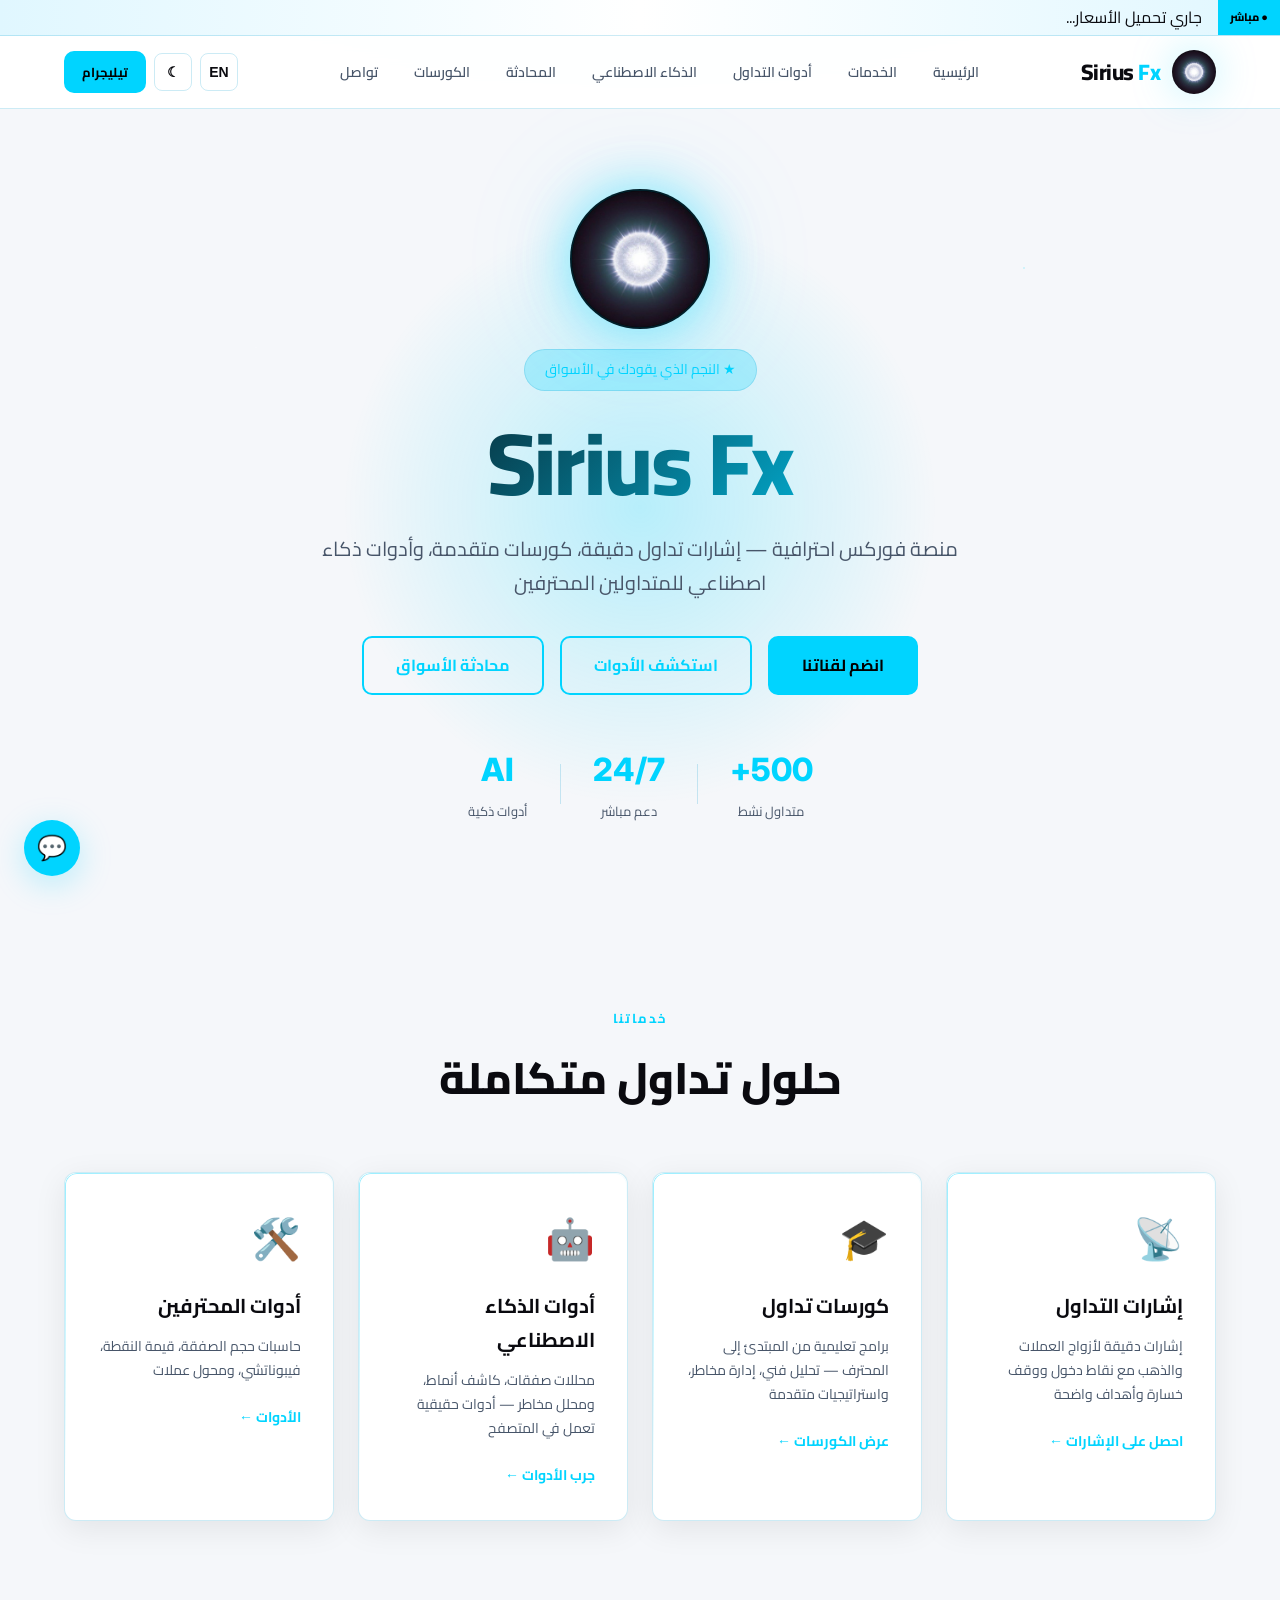
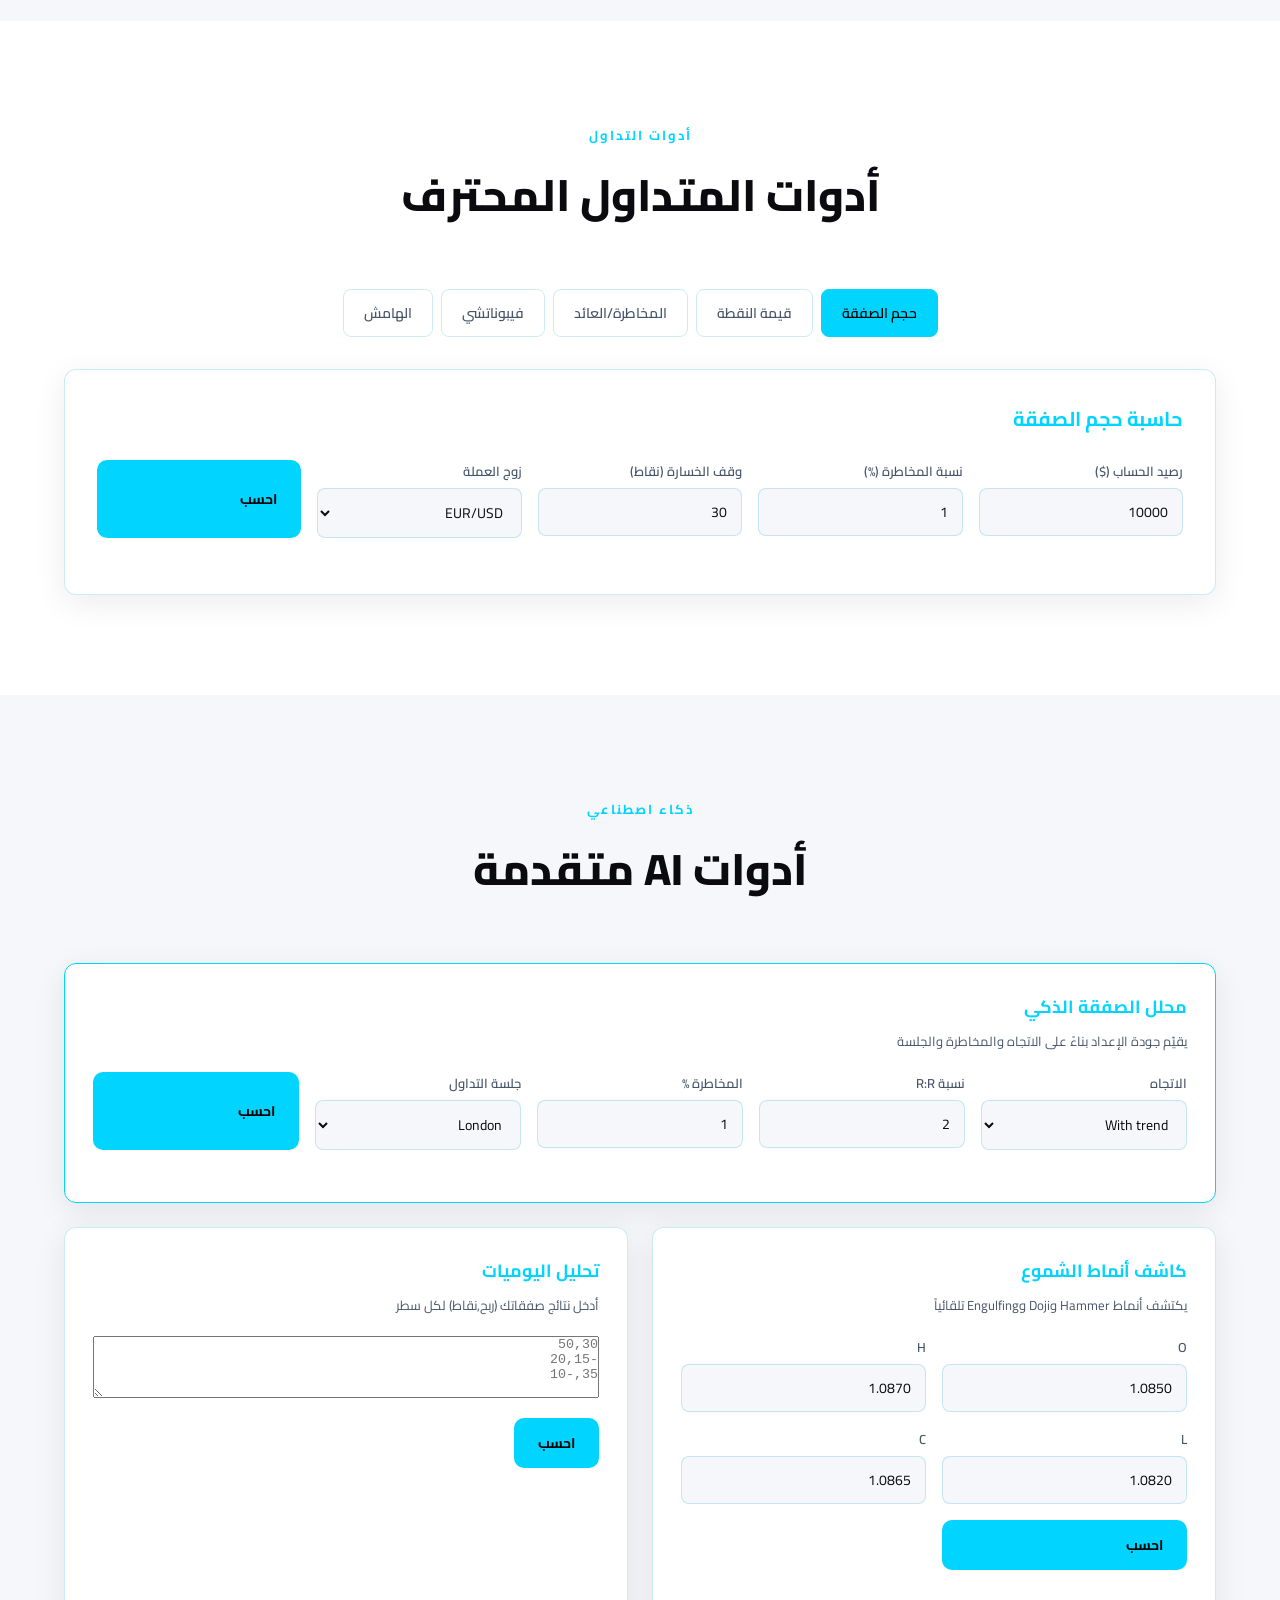
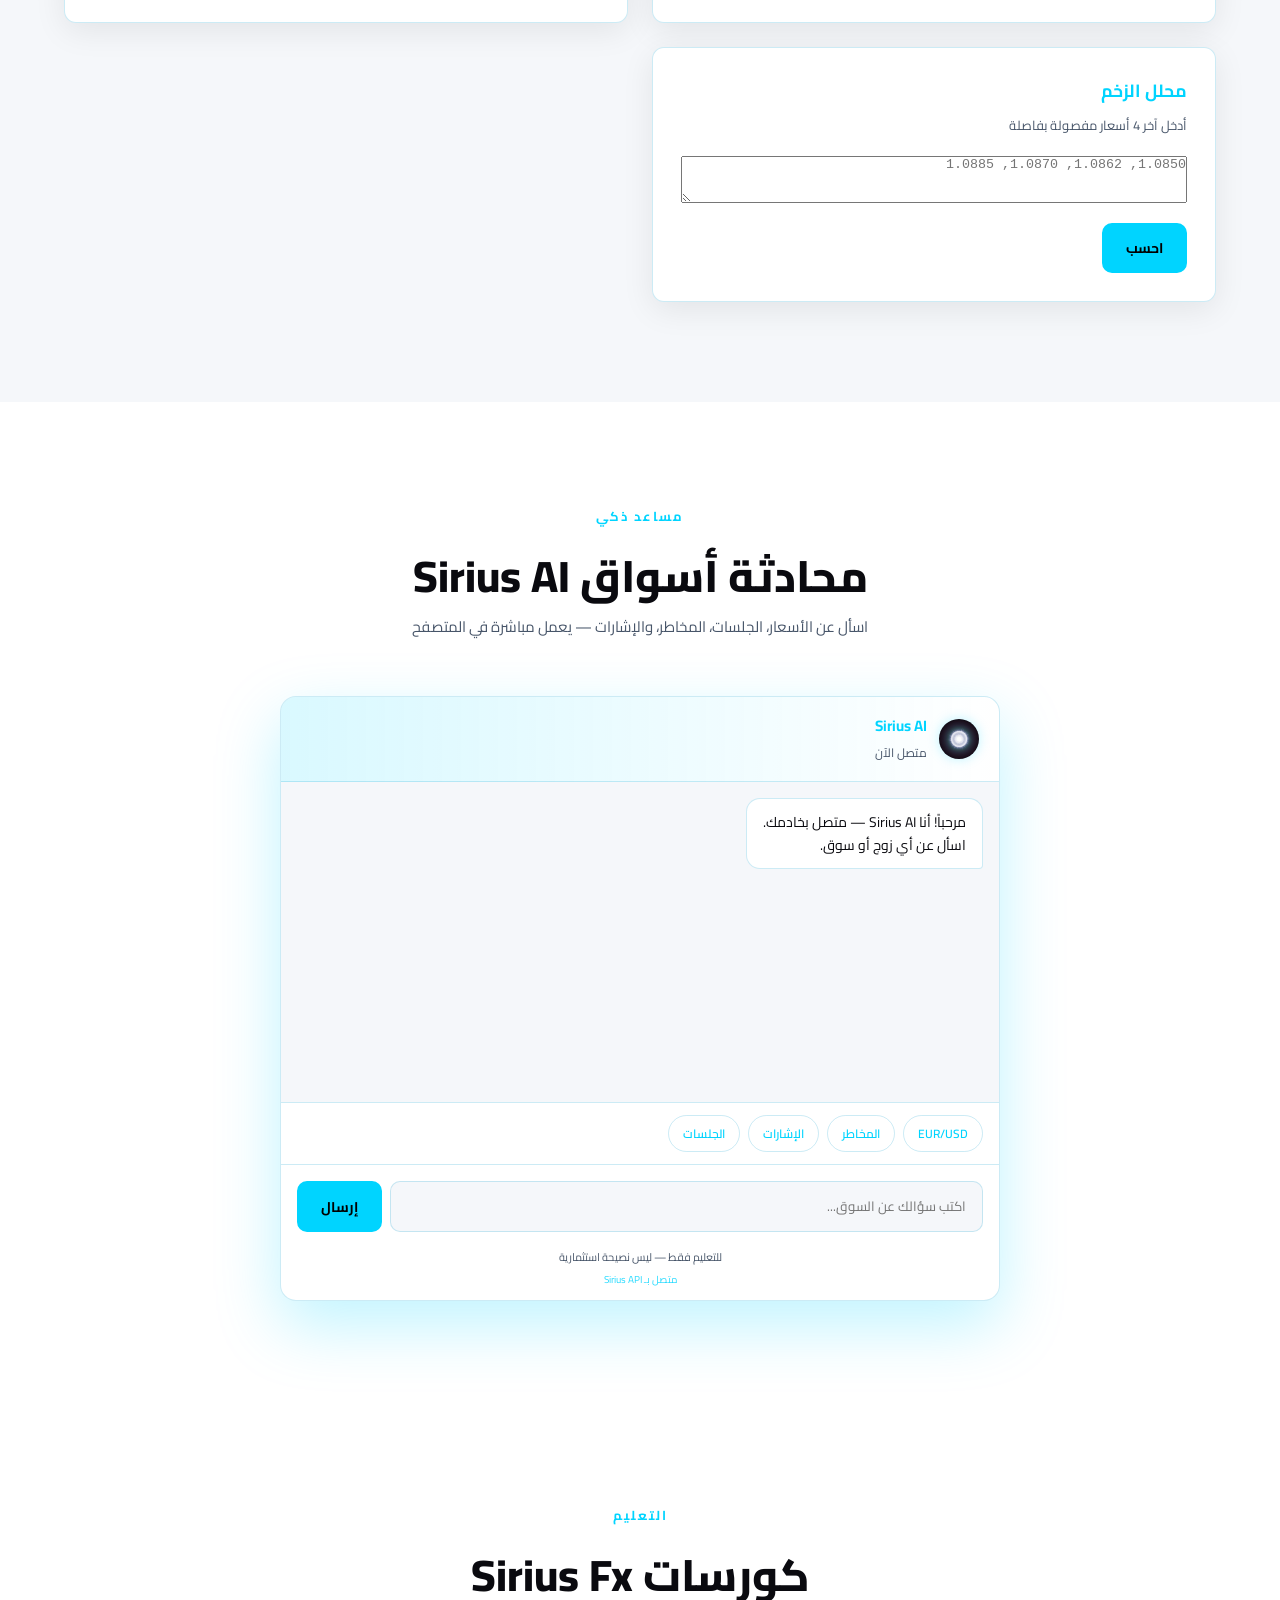
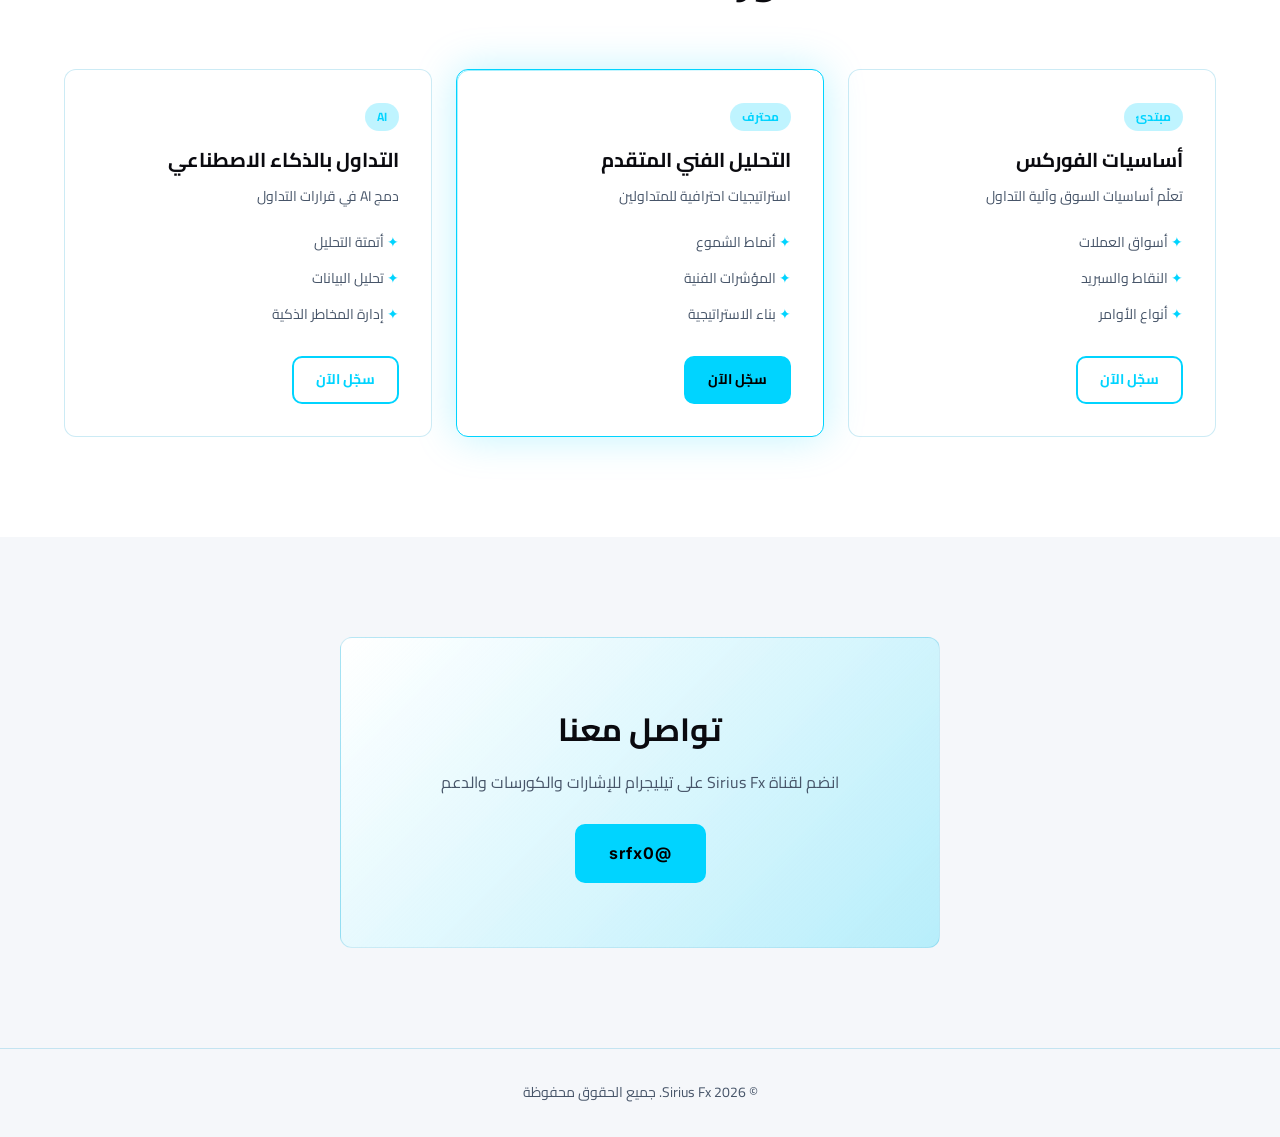
<file: index.html>
<!DOCTYPE html>
<html lang="ar" dir="rtl" data-theme="dark">
<head>
  <meta charset="UTF-8">
  <meta name="viewport" content="width=device-width, initial-scale=1.0">
  <meta name="description" content="Sirius Fx - Trading signals, courses, and AI tools">
  <title>Sirius Fx</title>
  <link rel="preconnect" href="https://fonts.googleapis.com">
  <link rel="preconnect" href="https://fonts.gstatic.com" crossorigin>
  <link href="https://fonts.googleapis.com/css2?family=Cairo:wght@400;600;700;800&family=Inter:wght@400;500;600;700;800&display=swap" rel="stylesheet">
  <link rel="icon" href="assets/logo.png" type="image/png">
  <link rel="stylesheet" href="css/main.css">
</head>
<body>
  <div class="ticker-wrap">
    <div class="ticker-label" data-i18n="ticker.live">LIVE</div>
    <div class="ticker-track" id="tickerTrack"><span data-i18n="ticker.loading">Loading...</span></div>
  </div>
  <nav class="navbar" id="navbar">
    <div class="container nav-inner">
      <a href="#home" class="logo">
        <img src="assets/logo.png" alt="Sirius Fx" class="logo-img" width="44" height="44" onerror="this.onerror=null;this.src='assets/logo.svg';">
        <span class="logo-text">Sirius <span class="accent">Fx</span></span>
      </a>
      <button class="nav-toggle" id="navToggle" aria-label="Menu"><span></span><span></span><span></span></button>
      <ul class="nav-links" id="navLinks">
        <li><a href="#home" data-i18n="nav.home">Home</a></li>
        <li><a href="#services" data-i18n="nav.services">Services</a></li>
        <li><a href="#tools" data-i18n="nav.tools">Tools</a></li>
        <li><a href="#ai" data-i18n="nav.ai">AI</a></li>
        <li><a href="#chat" data-i18n="nav.chat">Chat</a></li>
        <li><a href="#courses" data-i18n="nav.courses">Courses</a></li>
        <li><a href="#contact" data-i18n="nav.contact">Contact</a></li>
      </ul>
      <div class="nav-controls">
        <button class="ctrl-btn" id="langToggle">EN</button>
        <button class="ctrl-btn" id="themeToggle"><span class="icon-sun">☀</span><span class="icon-moon">☾</span></button>
        <a href="https://t.me/srfx0" target="_blank" rel="noopener" class="btn btn-primary btn-sm" data-i18n="nav.telegram">Telegram</a>
      </div>
    </div>
  </nav>
  <section id="home" class="hero">
    <div class="hero-bg"><div class="star-field"></div><div class="hero-glow"></div></div>
    <div class="container hero-content">
      <img src="assets/logo.png" alt="Sirius Fx" class="hero-logo" width="140" height="140" onerror="this.onerror=null;this.src='assets/logo.svg';">
      <div class="hero-badge" data-i18n="hero.badge">Badge</div>
      <h1 class="hero-title">Sirius <span class="accent">Fx</span></h1>
      <p class="hero-subtitle" data-i18n="hero.subtitle">Subtitle</p>
      <div class="hero-actions">
        <a href="https://t.me/srfx0" target="_blank" rel="noopener" class="btn btn-primary btn-lg" data-i18n="hero.cta">Join</a>
        <a href="#tools" class="btn btn-outline btn-lg" data-i18n="hero.tools">Tools</a>
        <a href="#chat" class="btn btn-outline btn-lg" data-i18n="hero.chat">AI Chat</a>
      </div>
      <div class="hero-stats">
        <div class="stat"><span class="stat-num">500+</span><span class="stat-label" data-i18n="hero.stat1">Traders</span></div>
        <div class="stat-divider"></div>
        <div class="stat"><span class="stat-num">24/7</span><span class="stat-label" data-i18n="hero.stat2">Support</span></div>
        <div class="stat-divider"></div>
        <div class="stat"><span class="stat-num">AI</span><span class="stat-label" data-i18n="hero.stat3">Tools</span></div>
      </div>
    </div>
  </section>

  <section id="services" class="section">
    <div class="container">
      <div class="section-header">
        <span class="section-tag" data-i18n="services.tag">Services</span>
        <h2 class="section-title" data-i18n="services.title">Solutions</h2>
      </div>
      <div class="cards-grid">
        <article class="card">
          <div class="card-icon">📡</div>
          <h3 data-i18n="services.signals.title">Signals</h3>
          <p data-i18n="services.signals.desc">Desc</p>
          <a href="https://t.me/srfx0" target="_blank" class="card-link" data-i18n="services.signals.link">Link</a>
        </article>
        <article class="card">
          <div class="card-icon">🎓</div>
          <h3 data-i18n="services.courses.title">Courses</h3>
          <p data-i18n="services.courses.desc">Desc</p>
          <a href="#courses" class="card-link" data-i18n="services.courses.link">Link</a>
        </article>
        <article class="card">
          <div class="card-icon">🤖</div>
          <h3 data-i18n="services.ai.title">AI</h3>
          <p data-i18n="services.ai.desc">Desc</p>
          <a href="#ai" class="card-link" data-i18n="services.ai.link">Link</a>
        </article>
        <article class="card">
          <div class="card-icon">🛠️</div>
          <h3 data-i18n="services.tools.title">Tools</h3>
          <p data-i18n="services.tools.desc">Desc</p>
          <a href="#tools" class="card-link" data-i18n="services.tools.link">Link</a>
        </article>
      </div>
    </div>
  </section>

  <section id="tools" class="section section-alt">
    <div class="container">
      <div class="section-header">
        <span class="section-tag" data-i18n="tools.tag">Tools</span>
        <h2 class="section-title" data-i18n="tools.title">Pro Tools</h2>
      </div>
      <div class="tools-tabs">
        <button class="tab active" data-tab="position" data-i18n="tools.position">Position</button>
        <button class="tab" data-tab="pip" data-i18n="tools.pip">Pip</button>
        <button class="tab" data-tab="rr" data-i18n="tools.rr">R:R</button>
        <button class="tab" data-tab="fib" data-i18n="tools.fib">Fib</button>
        <button class="tab" data-tab="margin" data-i18n="tools.margin">Margin</button>
      </div>
      <div id="toolPanels"></div>
    </div>
  </section>

  <section id="ai" class="section">
    <div class="container">
      <div class="section-header">
        <span class="section-tag" data-i18n="ai.tag">AI</span>
        <h2 class="section-title" data-i18n="ai.title">AI Tools</h2>
      </div>
      <div class="ai-grid">
        <div class="ai-card">
          <h3 data-i18n="ai.setup.title">Setup Analyzer</h3>
          <p data-i18n="ai.setup.desc">Score setups</p>
          <form id="form-setup" class="tool-form">
            <label><span data-i18n="ai.trend">Trend</span>
              <select id="setup-trend"><option value="with">With trend</option><option value="against">Against</option><option value="range">Range</option></select>
            </label>
            <label><span data-i18n="ai.rr">R:R</span><input type="number" id="setup-rr" value="2" step="0.1"></label>
            <label><span data-i18n="ai.risk">Risk %</span><input type="number" id="setup-risk" value="1" step="0.1"></label>
            <label><span data-i18n="ai.session">Session</span>
              <select id="setup-session"><option value="london">London</option><option value="ny">New York</option><option value="asia">Asia</option><option value="overlap">Overlap</option></select>
            </label>
            <button type="submit" class="btn btn-primary" data-i18n="tools.calc">Analyze</button>
          </form>
          <div class="ai-result" id="result-setup"></div>
        </div>
        <div class="ai-card">
          <h3 data-i18n="ai.pattern.title">Pattern Detector</h3>
          <p data-i18n="ai.pattern.desc">Candlestick patterns</p>
          <form id="form-pattern" class="tool-form">
            <label>O<input type="number" id="pat-o" value="1.0850" step="0.00001"></label>
            <label>H<input type="number" id="pat-h" value="1.0870" step="0.00001"></label>
            <label>L<input type="number" id="pat-l" value="1.0820" step="0.00001"></label>
            <label>C<input type="number" id="pat-c" value="1.0865" step="0.00001"></label>
            <button type="submit" class="btn btn-primary" data-i18n="tools.calc">Detect</button>
          </form>
          <div class="ai-result" id="result-pattern"></div>
        </div>
        <div class="ai-card">
          <h3 data-i18n="ai.journal.title">Journal Analytics</h3>
          <p data-i18n="ai.journal.desc">Trade analysis</p>
          <textarea id="journal-input" rows="4" placeholder="50,30&#10;-20,15&#10;35,-10"></textarea>
          <button type="button" id="btn-journal" class="btn btn-primary" data-i18n="tools.calc">Analyze</button>
          <div class="ai-result" id="result-journal"></div>
        </div>
        <div class="ai-card">
          <h3 data-i18n="ai.momentum.title">Momentum AI</h3>
          <p data-i18n="ai.momentum.desc">Price sentiment</p>
          <textarea id="momentum-input" rows="3" placeholder="1.0850, 1.0862, 1.0870, 1.0885"></textarea>
          <button type="button" id="btn-momentum" class="btn btn-primary" data-i18n="tools.calc">Analyze</button>
          <div class="ai-result" id="result-momentum"></div>
        </div>
      </div>
    </div>
  </section>

  <section id="chat" class="section section-alt">
    <div class="container">
      <div class="section-header">
        <span class="section-tag" data-i18n="chat.tag">AI Assistant</span>
        <h2 class="section-title" data-i18n="chat.title">Market Chat</h2>
        <p class="section-desc" data-i18n="chat.desc">Ask about prices, sessions, risk, and signals</p>
      </div>
      <div class="chat-layout">
        <div class="chat-window">
          <div class="chat-header">
            <img src="assets/logo.png" alt="" width="40" height="40" class="chat-header-logo" onerror="this.src='assets/logo.svg'">
            <div>
              <strong data-i18n="chat.assistant">Sirius AI</strong>
              <span data-i18n="chat.online">Online</span>
            </div>
          </div>
          <div class="chat-messages" id="chatMessages"></div>
          <div class="chat-quick-row">
            <button type="button" class="chat-quick" data-q="سعر EUR/USD" data-i18n="chat.q1">EUR/USD</button>
            <button type="button" class="chat-quick" data-q="إدارة المخاطر" data-i18n="chat.q2">Risk</button>
            <button type="button" class="chat-quick" data-q="إشارات التداول" data-i18n="chat.q3">Signals</button>
            <button type="button" class="chat-quick" data-q="أفضل جلسة تداول" data-i18n="chat.q4">Sessions</button>
          </div>
          <form class="chat-form" id="chatForm">
            <input type="text" id="chatInput" autocomplete="off" data-i18n-placeholder="chat.placeholder" placeholder="">
            <button type="submit" class="btn btn-primary" data-i18n="chat.send">Send</button>
          </form>
          <p class="chat-disclaimer" data-i18n="chat.disclaimer">Educational only</p>
          <p class="chat-api-badge" data-i18n="chat.api">Sirius API</p>
        </div>
      </div>
    </div>
  </section>

  <section id="courses" class="section section-alt">
    <div class="container">
      <div class="section-header">
        <span class="section-tag" data-i18n="courses.tag">Courses</span>
        <h2 class="section-title" data-i18n="courses.title">Learn</h2>
      </div>
      <div class="courses-grid">
        <div class="course-card">
          <span class="course-level" data-i18n="courses.basic.level">Basic</span>
          <h3 data-i18n="courses.basic.title">Forex Basics</h3>
          <p data-i18n="courses.basic.desc">Foundation</p>
          <ul><li data-i18n="courses.basic.i1">Markets</li><li data-i18n="courses.basic.i2">Pips</li><li data-i18n="courses.basic.i3">Orders</li></ul>
          <a href="https://t.me/srfx0" target="_blank" class="btn btn-outline" data-i18n="courses.enroll">Enroll</a>
        </div>
        <div class="course-card featured">
          <span class="course-level" data-i18n="courses.pro.level">Pro</span>
          <h3 data-i18n="courses.pro.title">Technical Analysis</h3>
          <p data-i18n="courses.pro.desc">Advanced</p>
          <ul><li data-i18n="courses.pro.i1">Patterns</li><li data-i18n="courses.pro.i2">Indicators</li><li data-i18n="courses.pro.i3">Strategy</li></ul>
          <a href="https://t.me/srfx0" target="_blank" class="btn btn-primary" data-i18n="courses.enroll">Enroll</a>
        </div>
        <div class="course-card">
          <span class="course-level" data-i18n="courses.ai.level">AI</span>
          <h3 data-i18n="courses.ai.title">AI Trading</h3>
          <p data-i18n="courses.ai.desc">Smart trading</p>
          <ul><li data-i18n="courses.ai.i1">Automation</li><li data-i18n="courses.ai.i2">Analysis</li><li data-i18n="courses.ai.i3">Risk</li></ul>
          <a href="https://t.me/srfx0" target="_blank" class="btn btn-outline" data-i18n="courses.enroll">Enroll</a>
        </div>
      </div>
    </div>
  </section>

  <section id="contact" class="section">
    <div class="container">
      <div class="contact-box">
        <h2 data-i18n="contact.title">Contact</h2>
        <p data-i18n="contact.desc">Join Telegram</p>
        <a href="https://t.me/srfx0" target="_blank" rel="noopener" class="btn btn-primary btn-lg telegram-btn">@srfx0</a>
      </div>
    </div>
  </section>

  <button type="button" class="chat-fab" id="chatFab" aria-label="Chat">💬</button>

  <footer class="footer">
    <div class="container">
      <p>&copy; 2026 Sirius Fx. <span data-i18n="footer.rights">All rights reserved</span></p>
    </div>
  </footer>

  <script src="js/config.js"></script>
  <script src="js/i18n.js"></script>
  <script src="js/theme.js"></script>
  <script src="js/ticker.js"></script>
  <script src="js/trading-tools.js"></script>
  <script src="js/ai-tools.js"></script>
  <script src="js/market-chat.js"></script>
  <script src="js/app.js"></script>
</body>
</html>
</file>
<file: css/main.css>
:root {
  --sky: #00d4ff;
  --sky-dim: #0099cc;
  --sky-glow: rgba(0, 212, 255, 0.25);
  --black: #000000;
  --white: #ffffff;
  --gray-100: #f5f7fa;
  --gray-200: #e2e8f0;
  --gray-400: #94a3b8;
  --gray-600: #475569;
  --gray-800: #1e293b;
  --gray-900: #0a0a0f;
  --card-bg: rgba(255, 255, 255, 0.03);
  --border: rgba(0, 212, 255, 0.15);
  --text: var(--white);
  --text-muted: #94a3b8;
  --bg: var(--black);
  --bg-alt: #050508;
  --nav-bg: rgba(0, 0, 0, 0.85);
  --shadow: 0 8px 32px rgba(0, 212, 255, 0.08);
  --font-ar: 'Cairo', sans-serif;
  --font-en: 'Inter', sans-serif;
  --radius: 12px;
  --transition: 0.3s ease;
}

[data-theme="light"] {
  --bg: var(--gray-100);
  --bg-alt: var(--white);
  --text: var(--gray-900);
  --text-muted: var(--gray-600);
  --card-bg: var(--white);
  --border: rgba(0, 153, 204, 0.2);
  --nav-bg: rgba(255, 255, 255, 0.92);
  --shadow: 0 8px 32px rgba(0, 0, 0, 0.08);
}

*, *::before, *::after { box-sizing: border-box; margin: 0; padding: 0; }
html { scroll-behavior: smooth; }
body {
  font-family: var(--font-ar);
  background: var(--bg);
  color: var(--text);
  line-height: 1.7;
  overflow-x: hidden;
  transition: background var(--transition), color var(--transition);
}
[lang="en"] body, [lang="en"] { font-family: var(--font-en); }
.container { max-width: 1200px; margin: 0 auto; padding: 0 24px; }
.accent { color: var(--sky); }

/* Ticker */
.ticker-wrap {
  background: linear-gradient(90deg, var(--black), #001a24, var(--black));
  border-bottom: 1px solid var(--border);
  display: flex;
  align-items: center;
  height: 36px;
  overflow: hidden;
  position: sticky;
  top: 0;
  z-index: 1001;
}
[data-theme="light"] .ticker-wrap { background: linear-gradient(90deg, #e0f7ff, #fff, #e0f7ff); }
.ticker-label {
  background: var(--sky);
  color: var(--black);
  font-size: 11px;
  font-weight: 800;
  padding: 0 12px;
  height: 100%;
  display: flex;
  align-items: center;
  white-space: nowrap;
  flex-shrink: 0;
}
.ticker-track {
  display: flex;
  gap: 32px;
  animation: ticker 40s linear infinite;
  white-space: nowrap;
  padding: 0 16px;
}
.ticker-track:hover { animation-play-state: paused; }
.ticker-item { font-size: 13px; font-weight: 600; font-family: var(--font-en); }
.ticker-item .up { color: #22c55e; }
.ticker-item .down { color: #ef4444; }
.ticker-item .pair { color: var(--sky); margin-inline-end: 8px; }
@keyframes ticker { 0% { transform: translateX(0); } 100% { transform: translateX(-50%); } }

/* Nav */
.navbar {
  position: sticky;
  top: 36px;
  z-index: 1000;
  background: var(--nav-bg);
  backdrop-filter: blur(16px);
  border-bottom: 1px solid var(--border);
  transition: background var(--transition);
}
.nav-inner { display: flex; align-items: center; justify-content: space-between; height: 72px; gap: 16px; }
.logo { display: flex; align-items: center; gap: 10px; text-decoration: none; color: var(--text); }
.logo-text { font-size: 1.4rem; font-weight: 800; letter-spacing: -0.5px; }
.nav-links { display: flex; list-style: none; gap: 8px; }
.nav-links a {
  color: var(--text-muted);
  text-decoration: none;
  padding: 8px 14px;
  border-radius: 8px;
  font-size: 14px;
  font-weight: 600;
  transition: all var(--transition);
}
.nav-links a:hover { color: var(--sky); background: var(--sky-glow); }
.nav-controls { display: flex; align-items: center; gap: 8px; }
.ctrl-btn {
  background: transparent;
  border: 1px solid var(--border);
  color: var(--text);
  width: 38px;
  height: 38px;
  border-radius: 8px;
  cursor: pointer;
  font-size: 14px;
  font-weight: 700;
  display: flex;
  align-items: center;
  justify-content: center;
  transition: all var(--transition);
}
.ctrl-btn:hover { border-color: var(--sky); color: var(--sky); }
[data-theme="dark"] .icon-moon, [data-theme="light"] .icon-sun { display: none; }
.nav-toggle { display: none; flex-direction: column; gap: 5px; background: none; border: none; cursor: pointer; padding: 8px; }
.nav-toggle span { width: 24px; height: 2px; background: var(--text); transition: var(--transition); }

/* Buttons */
.btn {
  display: inline-flex;
  align-items: center;
  gap: 8px;
  padding: 10px 22px;
  border-radius: 10px;
  font-weight: 700;
  font-size: 14px;
  text-decoration: none;
  border: 2px solid transparent;
  cursor: pointer;
  transition: all var(--transition);
  font-family: inherit;
}
.btn-primary { background: var(--sky); color: var(--black); border-color: var(--sky); }
.btn-primary:hover { background: var(--sky-dim); border-color: var(--sky-dim); transform: translateY(-2px); box-shadow: 0 8px 24px var(--sky-glow); }
.btn-outline { background: transparent; color: var(--sky); border-color: var(--sky); }
.btn-outline:hover { background: var(--sky-glow); }
.btn-lg { padding: 14px 32px; font-size: 16px; }
.btn-sm { padding: 8px 16px; font-size: 13px; }

/* Hero */
.hero {
  min-height: calc(100vh - 108px);
  display: flex;
  align-items: center;
  position: relative;
  overflow: hidden;
}
.hero-bg { position: absolute; inset: 0; z-index: 0; }
.star-field {
  position: absolute;
  inset: 0;
  background:
    radial-gradient(1px 1px at 20% 30%, rgba(255,255,255,0.4), transparent),
    radial-gradient(1px 1px at 60% 70%, rgba(255,255,255,0.3), transparent),
    radial-gradient(1px 1px at 80% 20%, rgba(0,212,255,0.5), transparent),
    radial-gradient(1px 1px at 40% 80%, rgba(255,255,255,0.2), transparent);
}
.hero-glow {
  position: absolute;
  top: 50%;
  left: 50%;
  transform: translate(-50%, -50%);
  width: 600px;
  height: 600px;
  background: radial-gradient(circle, var(--sky-glow) 0%, transparent 70%);
  animation: pulse 4s ease-in-out infinite;
}
@keyframes pulse { 0%, 100% { opacity: 0.6; transform: translate(-50%, -50%) scale(1); } 50% { opacity: 1; transform: translate(-50%, -50%) scale(1.1); } }
.hero-content { position: relative; z-index: 1; text-align: center; padding: 80px 0; }
.hero-badge {
  display: inline-block;
  padding: 8px 20px;
  border: 1px solid var(--border);
  border-radius: 50px;
  font-size: 14px;
  color: var(--sky);
  margin-bottom: 24px;
  background: var(--sky-glow);
}
.hero-title { font-size: clamp(3rem, 8vw, 5.5rem); font-weight: 800; line-height: 1.1; margin-bottom: 20px; letter-spacing: -2px; }
.hero-subtitle { font-size: clamp(1rem, 2.5vw, 1.25rem); color: var(--text-muted); max-width: 680px; margin: 0 auto 36px; }
.hero-actions { display: flex; gap: 16px; justify-content: center; flex-wrap: wrap; margin-bottom: 48px; }
.hero-stats { display: flex; justify-content: center; align-items: center; gap: 32px; flex-wrap: wrap; }
.stat { text-align: center; }
.stat-num { display: block; font-size: 2rem; font-weight: 800; color: var(--sky); font-family: var(--font-en); }
.stat-label { font-size: 13px; color: var(--text-muted); }
.stat-divider { width: 1px; height: 40px; background: var(--border); }

/* Sections */
.section { padding: 100px 0; }
.section-alt { background: var(--bg-alt); }
.section-header { text-align: center; margin-bottom: 56px; }
.section-tag { display: inline-block; color: var(--sky); font-size: 13px; font-weight: 700; text-transform: uppercase; letter-spacing: 2px; margin-bottom: 12px; }
.section-title { font-size: clamp(2rem, 4vw, 2.75rem); font-weight: 800; }

/* Cards */
.cards-grid { display: grid; grid-template-columns: repeat(auto-fit, minmax(260px, 1fr)); gap: 24px; }
.card {
  background: var(--card-bg);
  border: 1px solid var(--border);
  border-radius: var(--radius);
  padding: 32px;
  transition: all var(--transition);
  box-shadow: var(--shadow);
}
.card:hover { border-color: var(--sky); transform: translateY(-4px); box-shadow: 0 16px 48px var(--sky-glow); }
.card-icon { font-size: 2.5rem; margin-bottom: 16px; }
.card h3 { font-size: 1.25rem; margin-bottom: 12px; font-weight: 700; }
.card p { color: var(--text-muted); font-size: 14px; margin-bottom: 20px; }
.card-link { color: var(--sky); text-decoration: none; font-weight: 700; font-size: 14px; }
.card-link:hover { text-decoration: underline; }

/* Tools */
.tools-tabs { display: flex; flex-wrap: wrap; gap: 8px; margin-bottom: 32px; justify-content: center; }
.tab {
  padding: 10px 20px;
  border: 1px solid var(--border);
  background: transparent;
  color: var(--text-muted);
  border-radius: 8px;
  cursor: pointer;
  font-family: inherit;
  font-weight: 600;
  font-size: 14px;
  transition: all var(--transition);
}
.tab.active, .tab:hover { background: var(--sky); color: var(--black); border-color: var(--sky); }
.tool-panel { display: none; background: var(--card-bg); border: 1px solid var(--border); border-radius: var(--radius); padding: 32px; box-shadow: var(--shadow); }
.tool-panel.active { display: block; }
.tool-panel h3 { margin-bottom: 24px; font-size: 1.25rem; color: var(--sky); }
.tool-form { display: grid; grid-template-columns: repeat(auto-fit, minmax(180px, 1fr)); gap: 16px; margin-bottom: 24px; }
.tool-form label { display: flex; flex-direction: column; gap: 6px; font-size: 13px; font-weight: 600; color: var(--text-muted); }
.tool-form input, .tool-form select, .tool-form textarea {
  padding: 10px 14px;
  border: 1px solid var(--border);
  border-radius: 8px;
  background: var(--bg);
  color: var(--text);
  font-family: inherit;
  font-size: 14px;
}
.tool-form input:focus, .tool-form select:focus, .tool-form textarea:focus { outline: none; border-color: var(--sky); box-shadow: 0 0 0 3px var(--sky-glow); }
.tool-result, .ai-result {
  background: var(--bg);
  border: 1px solid var(--border);
  border-radius: 8px;
  padding: 20px;
  font-family: var(--font-en);
  font-size: 14px;
  line-height: 1.8;
  min-height: 60px;
}
.tool-result:empty, .ai-result:empty { display: none; }
.result-highlight { color: var(--sky); font-weight: 800; font-size: 1.5rem; }
.result-good { color: #22c55e; }
.result-warn { color: #f59e0b; }
.result-bad { color: #ef4444; }

/* AI Grid */
.ai-grid { display: grid; grid-template-columns: repeat(auto-fit, minmax(300px, 1fr)); gap: 24px; }
.ai-card {
  background: var(--card-bg);
  border: 1px solid var(--border);
  border-radius: var(--radius);
  padding: 28px;
  box-shadow: var(--shadow);
}
.ai-card h3 { color: var(--sky); margin-bottom: 8px; font-size: 1.1rem; }
.ai-card p { color: var(--text-muted); font-size: 13px; margin-bottom: 20px; }
.ai-card textarea { width: 100%; margin-bottom: 12px; resize: vertical; }

/* Courses */
.courses-grid { display: grid; grid-template-columns: repeat(auto-fit, minmax(280px, 1fr)); gap: 24px; }
.course-card {
  background: var(--card-bg);
  border: 1px solid var(--border);
  border-radius: var(--radius);
  padding: 32px;
  transition: all var(--transition);
}
.course-card.featured { border-color: var(--sky); box-shadow: 0 0 40px var(--sky-glow); }
.course-card:hover { transform: translateY(-4px); }
.course-level { display: inline-block; background: var(--sky-glow); color: var(--sky); padding: 4px 12px; border-radius: 50px; font-size: 12px; font-weight: 700; margin-bottom: 12px; }
.course-card h3 { font-size: 1.25rem; margin-bottom: 8px; }
.course-card p { color: var(--text-muted); font-size: 14px; margin-bottom: 16px; }
.course-card ul { list-style: none; margin-bottom: 24px; }
.course-card li { padding: 6px 0; font-size: 14px; color: var(--text-muted); }
.course-card li::before { content: "✦ "; color: var(--sky); }

/* Contact */
.contact-box {
  text-align: center;
  background: linear-gradient(135deg, var(--card-bg), var(--sky-glow));
  border: 1px solid var(--border);
  border-radius: var(--radius);
  padding: 64px 32px;
  max-width: 600px;
  margin: 0 auto;
}
.contact-box h2 { font-size: 2rem; margin-bottom: 12px; }
.contact-box p { color: var(--text-muted); margin-bottom: 28px; }
.telegram-btn { font-family: var(--font-en); letter-spacing: 1px; }

/* Footer */
.footer { border-top: 1px solid var(--border); padding: 32px 0; text-align: center; color: var(--text-muted); font-size: 14px; }

/* Responsive */
@media (max-width: 768px) {
  .nav-toggle { display: flex; }
  .nav-links {
    position: fixed;
    top: 108px;
    inset-inline: 0;
    background: var(--nav-bg);
    flex-direction: column;
    padding: 24px;
    border-bottom: 1px solid var(--border);
    transform: translateY(-120%);
    opacity: 0;
    pointer-events: none;
    transition: all var(--transition);
  }
  .nav-links.open { transform: translateY(0); opacity: 1; pointer-events: all; }
  .nav-controls .btn-sm { display: none; }
  .hero-stats { gap: 16px; }
  .stat-divider { display: none; }
}

/* === Premium enhancements === */
body::before {
  content: '';
  position: fixed;
  inset: 0;
  background: radial-gradient(ellipse 80% 50% at 50% -20%, var(--sky-glow), transparent 60%);
  pointer-events: none;
  z-index: 0;
}
body > * { position: relative; z-index: 1; }

.logo-img, .hero-logo {
  filter: drop-shadow(0 0 20px var(--sky-glow));
  object-fit: cover;
  border-radius: 50%;
  background: #000;
}
.logo { gap: 12px; }
.hero-logo {
  display: block;
  margin: 0 auto 20px;
  width: 140px;
  height: 140px;
  border: 2px solid var(--border);
  box-shadow: 0 0 60px var(--sky-glow), 0 0 120px rgba(0, 212, 255, 0.15);
  animation: logoFloat 5s ease-in-out infinite;
}
.logo-img { width: 44px; height: 44px; }
@keyframes logoFloat {
  0%, 100% { transform: translateY(0); }
  50% { transform: translateY(-8px); }
}

.hero-title {
  background: linear-gradient(135deg, var(--text) 0%, var(--sky) 100%);
  -webkit-background-clip: text;
  -webkit-text-fill-color: transparent;
  background-clip: text;
}

.card, .ai-card, .course-card, .chat-window {
  backdrop-filter: blur(12px);
}
.card::before, .course-card.featured::before {
  content: '';
  position: absolute;
  inset: 0;
  border-radius: inherit;
  padding: 1px;
  background: linear-gradient(135deg, var(--sky), transparent 50%);
  -webkit-mask: linear-gradient(#fff 0 0) content-box, linear-gradient(#fff 0 0);
  mask: linear-gradient(#fff 0 0) content-box, linear-gradient(#fff 0 0);
  -webkit-mask-composite: xor;
  mask-composite: exclude;
  pointer-events: none;
  opacity: 0.4;
}
.card, .course-card { position: relative; }

.section-desc {
  color: var(--text-muted);
  max-width: 560px;
  margin: 0 auto;
  font-size: 15px;
}

/* Market Chat */
.chat-layout { max-width: 720px; margin: 0 auto; }
.chat-window {
  background: var(--card-bg);
  border: 1px solid var(--border);
  border-radius: 16px;
  overflow: hidden;
  box-shadow: 0 24px 64px var(--sky-glow);
  transition: box-shadow 0.4s ease;
}
.chat-window--pulse {
  box-shadow: 0 0 0 3px var(--sky), 0 24px 64px var(--sky-glow);
}
.chat-header {
  display: flex;
  align-items: center;
  gap: 12px;
  padding: 16px 20px;
  background: linear-gradient(90deg, rgba(0,212,255,0.15), transparent);
  border-bottom: 1px solid var(--border);
}
.chat-header strong { display: block; color: var(--sky); font-size: 15px; }
.chat-header span { font-size: 12px; color: var(--text-muted); }
.chat-header-logo {
  border-radius: 50%;
  object-fit: cover;
  background: #000;
  box-shadow: 0 0 12px var(--sky-glow);
}
.chat-messages {
  height: 320px;
  overflow-y: auto;
  padding: 16px;
  display: flex;
  flex-direction: column;
  gap: 12px;
  background: var(--bg);
}
.chat-msg {
  max-width: 85%;
  padding: 12px 16px;
  border-radius: 14px;
  font-size: 14px;
  line-height: 1.6;
  white-space: pre-wrap;
}
.chat-msg--user {
  align-self: flex-end;
  background: var(--sky);
  color: var(--black);
  border-end-end-radius: 4px;
}
.chat-msg--bot {
  align-self: flex-start;
  background: var(--card-bg);
  border: 1px solid var(--border);
  border-end-start-radius: 4px;
}
.chat-typing { opacity: 0.7; font-style: italic; }
.chat-quick-row {
  display: flex;
  flex-wrap: wrap;
  gap: 8px;
  padding: 12px 16px;
  border-top: 1px solid var(--border);
}
.chat-quick {
  padding: 6px 14px;
  border-radius: 50px;
  border: 1px solid var(--border);
  background: transparent;
  color: var(--sky);
  font-size: 12px;
  font-weight: 600;
  cursor: pointer;
  font-family: inherit;
  transition: all var(--transition);
}
.chat-quick:hover { background: var(--sky); color: var(--black); }
.chat-form {
  display: flex;
  gap: 8px;
  padding: 16px;
  border-top: 1px solid var(--border);
}
.chat-form input {
  flex: 1;
  padding: 12px 16px;
  border: 1px solid var(--border);
  border-radius: 10px;
  background: var(--bg);
  color: var(--text);
  font-family: inherit;
}
.chat-disclaimer {
  text-align: center;
  font-size: 11px;
  color: var(--text-muted);
  padding: 0 16px 4px;
}
.chat-api-badge {
  text-align: center;
  font-size: 10px;
  color: var(--sky);
  padding: 0 16px 12px;
  opacity: 0.85;
}
.chat-fab {
  position: fixed;
  bottom: 24px;
  inset-inline-end: 24px;
  width: 56px;
  height: 56px;
  border-radius: 50%;
  border: none;
  background: var(--sky);
  color: var(--black);
  font-size: 24px;
  cursor: pointer;
  box-shadow: 0 8px 32px var(--sky-glow);
  z-index: 999;
  transition: transform var(--transition);
}
.chat-fab:hover { transform: scale(1.08); }

#ai .ai-card:first-child {
  border-color: var(--sky);
  grid-column: 1 / -1;
}
@media (min-width: 900px) {
  #ai .ai-grid { grid-template-columns: 1fr 1fr; }
  #ai .ai-card:first-child { grid-column: span 2; }
}
</file>
